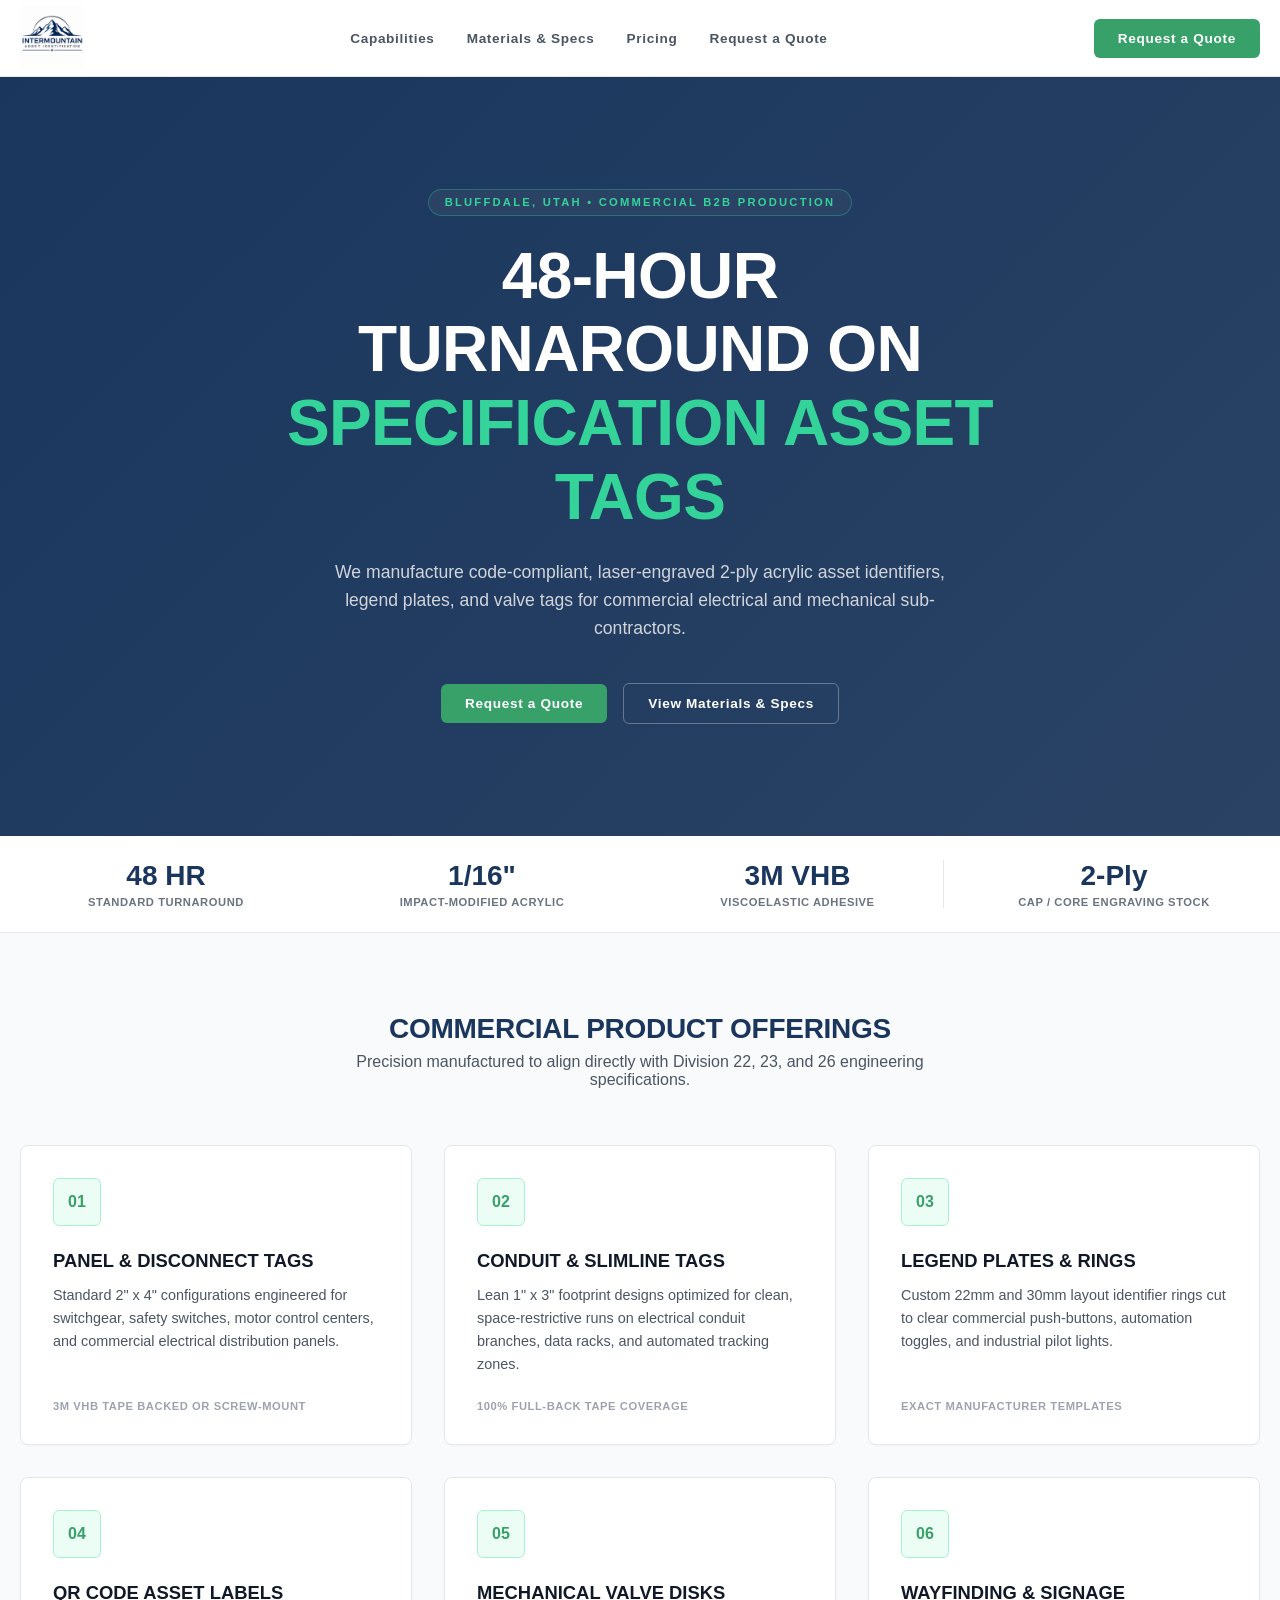
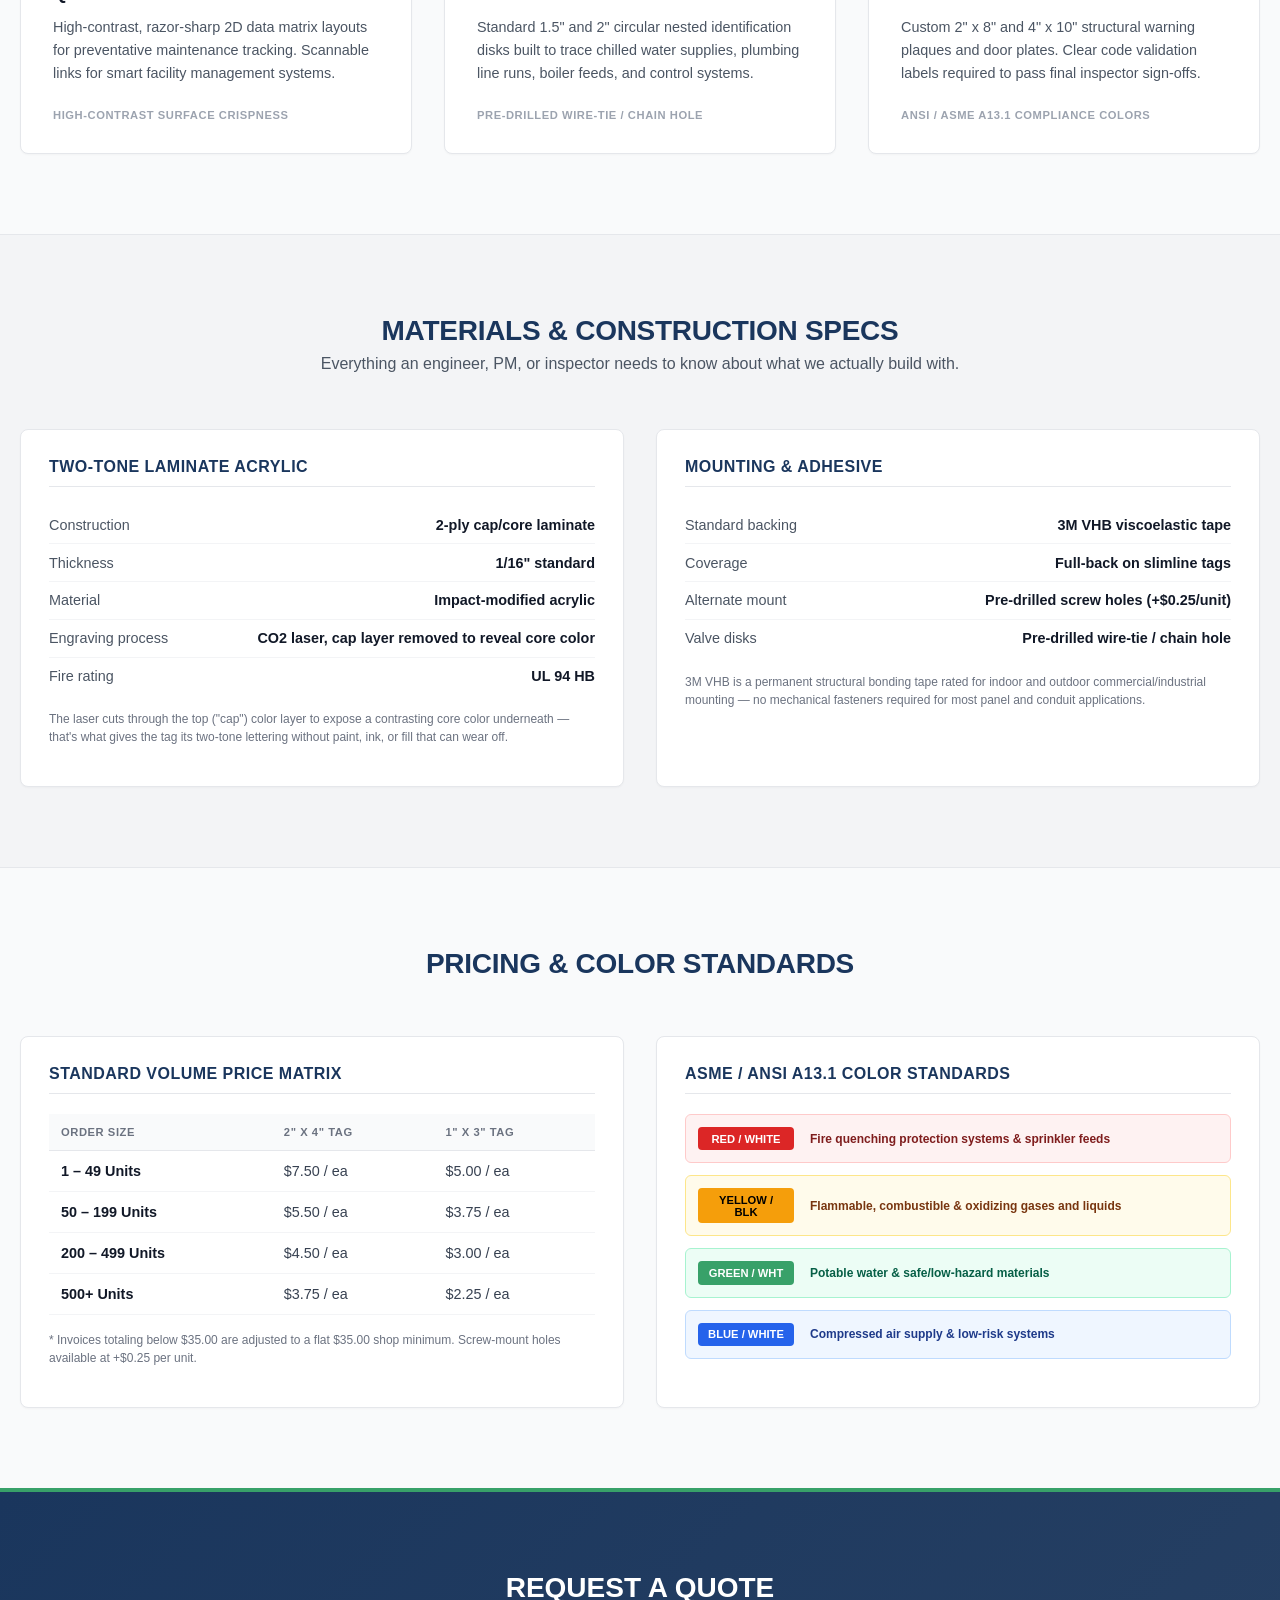
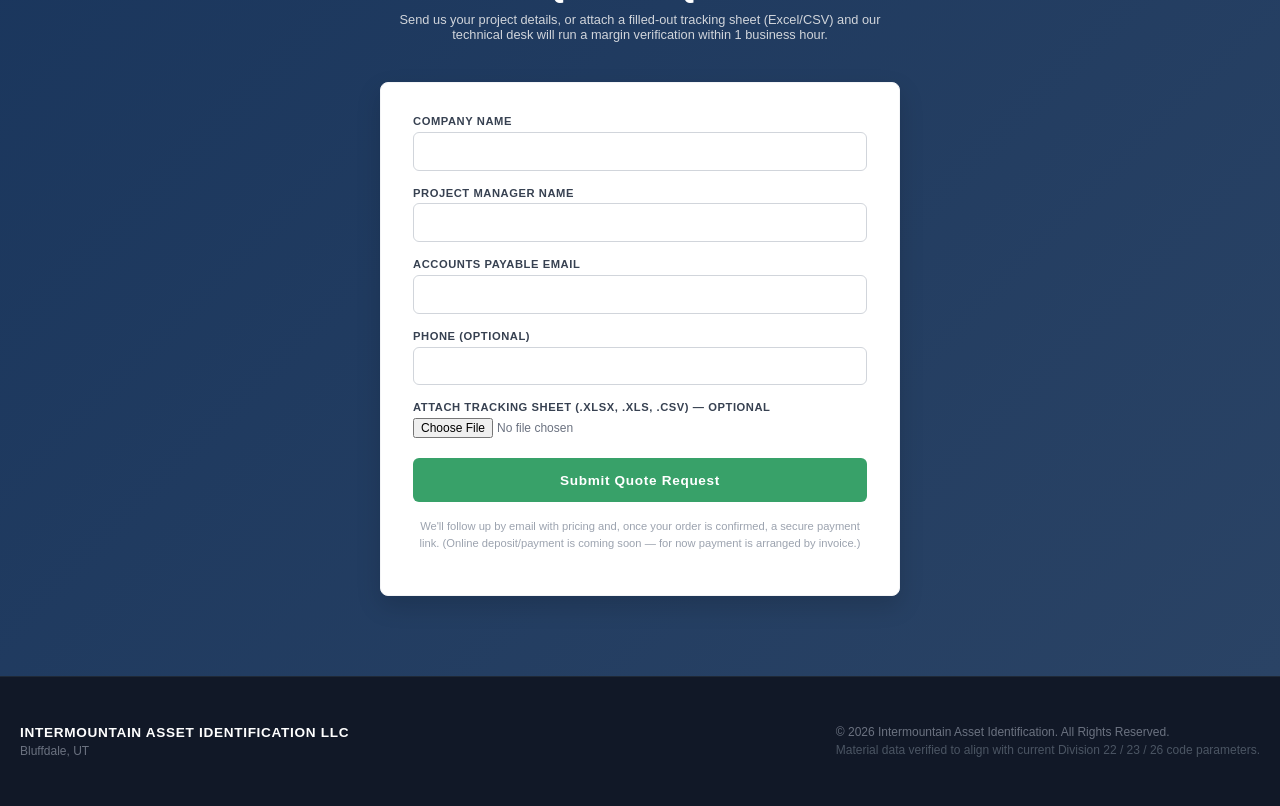
<file: index.html>
<!DOCTYPE html>
<html lang="en">
<head>
  <meta charset="UTF-8">
  <meta name="viewport" content="width=device-width, initial-scale=1.0">
  <title>Intermountain Asset Identification | Commercial Laser-Engraved Tags</title>
  <meta name="description" content="Laser-engraved 2-ply acrylic asset tags, panel labels, valve tags, and legend plates for commercial electrical and mechanical sub-contractors in Utah. 48-hour turnaround.">

  <!-- Open Graph / social preview -->
  <meta property="og:title" content="Intermountain Asset Identification | Commercial Laser-Engraved Tags">
  <meta property="og:description" content="Code-compliant, laser-engraved asset tags and valve labels for electrical and mechanical sub-contractors. 48-hour turnaround, Bluffdale, UT.">
  <meta property="og:type" content="website">
  <meta property="og:url" content="https://intermountainid.com">

  <link rel="icon" type="image/svg+xml" href="favicon.svg">
  <link rel="canonical" href="https://intermountainid.com">
  <link rel="stylesheet" href="styles.css">
</head>
<body>

  <header class="site-header">
    <div class="container header-inner">
      <a href="https://intermountainid.com" class="logo-link">
        <img src="IAID_Logo.png" alt="Intermountain Asset Identification" class="logo-img">
        <span class="logo-fallback" style="display:none;">Intermountain<span>Asset Identification</span></span>
      </a>

      <nav class="main-nav" aria-label="Primary">
        <a href="#capabilities">Capabilities</a>
        <a href="#specs">Materials &amp; Specs</a>
        <a href="#pricing">Pricing</a>
        <a href="#order">Request a Quote</a>
      </nav>

      <div class="header-actions">
        <a href="#order" class="btn btn-accent">Request a Quote</a>
        <button class="nav-toggle" aria-label="Open menu" aria-expanded="false">
          <svg viewBox="0 0 24 24" fill="none" stroke="currentColor" stroke-width="2.5" stroke-linecap="round"><path d="M4 6h16M4 12h16M4 18h16"/></svg>
        </button>
      </div>
    </div>
    <nav class="mobile-nav" aria-label="Mobile">
      <a href="#capabilities">Capabilities</a>
      <a href="#specs">Materials &amp; Specs</a>
      <a href="#pricing">Pricing</a>
      <a href="#order">Request a Quote</a>
    </nav>
  </header>

  <section class="hero gradient-bg">
    <div class="container hero-inner">
      <span class="eyebrow">Bluffdale, Utah &bull; Commercial B2B Production</span>
      <h1>48-Hour Turnaround On <span class="accent">Specification Asset Tags</span></h1>
      <p>We manufacture code-compliant, laser-engraved 2-ply acrylic asset identifiers, legend plates, and valve tags for commercial electrical and mechanical sub-contractors.</p>
      <div class="hero-ctas">
        <a href="#order" class="btn btn-accent">Request a Quote</a>
        <a href="#specs" class="btn btn-outline">View Materials &amp; Specs</a>
      </div>
    </div>
  </section>

  <section class="stat-bar">
    <div class="container stat-grid">
      <div>
        <p class="stat-num">48 HR</p>
        <p class="stat-label">Standard Turnaround</p>
      </div>
      <div>
        <p class="stat-num">1/16"</p>
        <p class="stat-label">Impact-Modified Acrylic</p>
      </div>
      <div>
        <p class="stat-num">3M VHB</p>
        <p class="stat-label">Viscoelastic Adhesive</p>
      </div>
      <div>
        <p class="stat-num">2-Ply</p>
        <p class="stat-label">Cap / Core Engraving Stock</p>
      </div>
    </div>
  </section>

  <section id="capabilities" class="section">
    <div class="container">
      <div class="section-head">
        <h2>Commercial Product Offerings</h2>
        <p>Precision manufactured to align directly with Division 22, 23, and 26 engineering specifications.</p>
      </div>

      <div class="card-grid">
        <div class="card">
          <div>
            <div class="card-num">01</div>
            <h3>Panel &amp; Disconnect Tags</h3>
            <p>Standard 2" x 4" configurations engineered for switchgear, safety switches, motor control centers, and commercial electrical distribution panels.</p>
          </div>
          <span class="card-tag">3M VHB Tape Backed or Screw-Mount</span>
        </div>
        <div class="card">
          <div>
            <div class="card-num">02</div>
            <h3>Conduit &amp; Slimline Tags</h3>
            <p>Lean 1" x 3" footprint designs optimized for clean, space-restrictive runs on electrical conduit branches, data racks, and automated tracking zones.</p>
          </div>
          <span class="card-tag">100% Full-Back Tape Coverage</span>
        </div>
        <div class="card">
          <div>
            <div class="card-num">03</div>
            <h3>Legend Plates &amp; Rings</h3>
            <p>Custom 22mm and 30mm layout identifier rings cut to clear commercial push-buttons, automation toggles, and industrial pilot lights.</p>
          </div>
          <span class="card-tag">Exact Manufacturer Templates</span>
        </div>
        <div class="card">
          <div>
            <div class="card-num">04</div>
            <h3>QR Code Asset Labels</h3>
            <p>High-contrast, razor-sharp 2D data matrix layouts for preventative maintenance tracking. Scannable links for smart facility management systems.</p>
          </div>
          <span class="card-tag">High-Contrast Surface Crispness</span>
        </div>
        <div class="card">
          <div>
            <div class="card-num">05</div>
            <h3>Mechanical Valve Disks</h3>
            <p>Standard 1.5" and 2" circular nested identification disks built to trace chilled water supplies, plumbing line runs, boiler feeds, and control systems.</p>
          </div>
          <span class="card-tag">Pre-Drilled Wire-Tie / Chain Hole</span>
        </div>
        <div class="card">
          <div>
            <div class="card-num">06</div>
            <h3>Wayfinding &amp; Signage</h3>
            <p>Custom 2" x 8" and 4" x 10" structural warning plaques and door plates. Clear code validation labels required to pass final inspector sign-offs.</p>
          </div>
          <span class="card-tag">ANSI / ASME A13.1 Compliance Colors</span>
        </div>
      </div>
    </div>
  </section>

  <!-- Materials & Specs — replaces the old broken ZIP download with real, always-available info -->
  <section id="specs" class="section specs-section">
    <div class="container">
      <div class="section-head">
        <h2>Materials &amp; Construction Specs</h2>
        <p>Everything an engineer, PM, or inspector needs to know about what we actually build with.</p>
      </div>

      <div class="specs-grid">
        <div class="spec-card">
          <h3>Two-Tone Laminate Acrylic</h3>
          <dl class="spec-list">
            <li><dt>Construction</dt><dd>2-ply cap/core laminate</dd></li>
            <li><dt>Thickness</dt><dd>1/16" standard</dd></li>
            <li><dt>Material</dt><dd>Impact-modified acrylic</dd></li>
            <li><dt>Engraving process</dt><dd>CO2 laser, cap layer removed to reveal core color</dd></li>
            <li><dt>Fire rating</dt><dd>UL 94 HB</dd></li>
          </dl>
          <p class="spec-note">The laser cuts through the top ("cap") color layer to expose a contrasting core color underneath — that's what gives the tag its two-tone lettering without paint, ink, or fill that can wear off.</p>
        </div>

        <div class="spec-card">
          <h3>Mounting &amp; Adhesive</h3>
          <dl class="spec-list">
            <li><dt>Standard backing</dt><dd>3M VHB viscoelastic tape</dd></li>
            <li><dt>Coverage</dt><dd>Full-back on slimline tags</dd></li>
            <li><dt>Alternate mount</dt><dd>Pre-drilled screw holes (+$0.25/unit)</dd></li>
            <li><dt>Valve disks</dt><dd>Pre-drilled wire-tie / chain hole</dd></li>
          </dl>
          <p class="spec-note">3M VHB is a permanent structural bonding tape rated for indoor and outdoor commercial/industrial mounting — no mechanical fasteners required for most panel and conduit applications.</p>
        </div>
      </div>
    </div>
  </section>

  <section id="pricing" class="section">
    <div class="container">
      <div class="section-head">
        <h2>Pricing &amp; Color Standards</h2>
      </div>

      <div class="specs-grid">
        <div class="spec-card">
          <h3>Standard Volume Price Matrix</h3>
          <div class="price-table-wrap">
            <table>
              <thead>
                <tr>
                  <th>Order Size</th>
                  <th>2" x 4" Tag</th>
                  <th>1" x 3" Tag</th>
                </tr>
              </thead>
              <tbody>
                <tr><td class="row-label">1 &ndash; 49 Units</td><td>$7.50 / ea</td><td>$5.00 / ea</td></tr>
                <tr><td class="row-label">50 &ndash; 199 Units</td><td>$5.50 / ea</td><td>$3.75 / ea</td></tr>
                <tr><td class="row-label">200 &ndash; 499 Units</td><td>$4.50 / ea</td><td>$3.00 / ea</td></tr>
                <tr><td class="row-label">500+ Units</td><td>$3.75 / ea</td><td>$2.25 / ea</td></tr>
              </tbody>
            </table>
          </div>
          <p class="spec-note">* Invoices totaling below $35.00 are adjusted to a flat $35.00 shop minimum. Screw-mount holes available at +$0.25 per unit.</p>
        </div>

        <div class="spec-card">
          <h3>ASME / ANSI A13.1 Color Standards</h3>
          <div class="color-rows">
            <div class="color-row red">
              <div class="color-chip red">Red / White</div>
              <span class="color-desc red">Fire quenching protection systems &amp; sprinkler feeds</span>
            </div>
            <div class="color-row amber">
              <div class="color-chip amber">Yellow / Blk</div>
              <span class="color-desc amber">Flammable, combustible &amp; oxidizing gases and liquids</span>
            </div>
            <div class="color-row emerald">
              <div class="color-chip emerald">Green / Wht</div>
              <span class="color-desc emerald">Potable water &amp; safe/low-hazard materials</span>
            </div>
            <div class="color-row blue">
              <div class="color-chip blue">Blue / White</div>
              <span class="color-desc blue">Compressed air supply &amp; low-risk systems</span>
            </div>
          </div>
        </div>
      </div>
    </div>
  </section>

  <section id="order" class="section order-section gradient-bg">
    <div class="container order-inner">
      <div class="order-head">
        <h2>Request a Quote</h2>
        <p>Send us your project details, or attach a filled-out tracking sheet (Excel/CSV) and our technical desk will run a margin verification within 1 business hour.</p>
      </div>

      <div class="form-card">
        <form action="https://formsubmit.co/ops@intermountainid.com" method="POST" enctype="multipart/form-data" class="quote-form">
          <!-- FormSubmit config -->
          <input type="hidden" name="_next" value="https://intermountainid.com">
          <input type="hidden" name="_subject" value="New quote request — Intermountain Asset Identification">
          <input type="hidden" name="_captcha" value="true">
          <!-- Honeypot spam trap -->
          <input type="text" name="_honey" class="honeypot" tabindex="-1" autocomplete="off">

          <div class="field">
            <label for="company_name">Company Name</label>
            <input type="text" id="company_name" name="company_name" required>
          </div>

          <div class="field">
            <label for="contact_name">Project Manager Name</label>
            <input type="text" id="contact_name" name="contact_name" required>
          </div>

          <div class="field">
            <label for="_replyto">Accounts Payable Email</label>
            <input type="email" id="_replyto" name="_replyto" required>
          </div>

          <div class="field">
            <label for="phone">Phone (optional)</label>
            <input type="tel" id="phone" name="phone">
          </div>

          <div class="field">
            <label for="data_sheet_upload">Attach Tracking Sheet (.xlsx, .xls, .csv) &mdash; optional</label>
            <div class="field-file">
              <input type="file" id="data_sheet_upload" name="data_sheet_upload" accept=".xlsx,.xls,.csv">
              <span id="file-error" class="field-error">File too large.</span>
            </div>
          </div>

          <div class="field" style="margin-top:1.25rem;">
            <button type="submit" class="btn btn-accent btn-block">Submit Quote Request</button>
          </div>

          <p class="form-note">We'll follow up by email with pricing and, once your order is confirmed, a secure payment link. (Online deposit/payment is coming soon &mdash; for now payment is arranged by invoice.)</p>
        </form>
      </div>
    </div>
  </section>

  <footer class="site-footer">
    <div class="container footer-inner">
      <div>
        <div class="footer-brand">Intermountain Asset Identification LLC</div>
        <div style="margin-top:0.25rem;">Bluffdale, UT</div>
      </div>
      <div>
        <p style="margin:0;">&copy; 2026 Intermountain Asset Identification. All Rights Reserved.</p>
        <p style="margin:0.25rem 0 0; color:#4b5563;">Material data verified to align with current Division 22 / 23 / 26 code parameters.</p>
      </div>
    </div>
  </footer>

  <script src="script.js"></script>
</body>
</html>
</file>
<file: styles.css>
/* Intermountain Asset Identification — static stylesheet
   Replaces the Tailwind CDN script. No build step required. */

:root {
  --navy-900: #1a365d;
  --navy-800: #2a4365;
  --navy-950: #122542;
  --emerald-600: #38a169;
  --emerald-700: #2f855a;
  --emerald-50: #ecfdf5;
  --emerald-200: #a7f3d0;
  --emerald-400: #34d399;
  --gray-50: #f9fafb;
  --gray-100: #f3f4f6;
  --gray-200: #e5e7eb;
  --gray-300: #d1d5db;
  --gray-400: #9ca3af;
  --gray-500: #6b7280;
  --gray-600: #4b5563;
  --gray-700: #374151;
  --gray-800: #1f2937;
  --gray-900: #111827;
  --red-50: #fef2f2; --red-200: #fecaca; --red-600: #dc2626; --red-900: #7f1d1d;
  --amber-50: #fffbeb; --amber-200: #fde68a; --amber-500: #f59e0b; --amber-900: #78350f;
  --blue-50: #eff6ff; --blue-200: #bfdbfe; --blue-600: #2563eb; --blue-900: #1e3a8a;
  --max-w: 1280px;
  --radius: 8px;
}

* { box-sizing: border-box; }
html { scroll-behavior: smooth; }
body {
  margin: 0;
  font-family: -apple-system, BlinkMacSystemFont, "Segoe UI", Roboto, Helvetica, Arial, sans-serif;
  color: var(--gray-800);
  background: var(--gray-50);
  -webkit-font-smoothing: antialiased;
}
img { max-width: 100%; display: block; }
a { color: inherit; text-decoration: none; }
.container {
  max-width: var(--max-w);
  margin: 0 auto;
  padding: 0 1.25rem;
}
.uppercase { text-transform: uppercase; }
.gradient-bg { background: linear-gradient(135deg, var(--navy-900) 0%, var(--navy-800) 100%); }

/* Focus visibility (accessibility) */
a:focus-visible, button:focus-visible, input:focus-visible {
  outline: 3px solid var(--emerald-400);
  outline-offset: 2px;
}

/* Header */
.site-header {
  background: #fff;
  border-bottom: 1px solid var(--gray-200);
  position: sticky;
  top: 0;
  z-index: 50;
  box-shadow: 0 1px 2px rgba(0,0,0,0.04);
}
.header-inner {
  display: flex;
  align-items: center;
  justify-content: space-between;
  height: 76px;
}
.logo-link { display: flex; align-items: center; }
.logo-link img { height: 64px; width: auto; }
.logo-fallback {
  font-weight: 900;
  letter-spacing: 0.04em;
  color: var(--navy-900);
  font-size: 1.05rem;
  text-transform: uppercase;
  line-height: 1.15;
}
.logo-fallback span { display: block; color: var(--emerald-600); font-size: 0.7rem; letter-spacing: 0.15em; }

.main-nav { display: none; gap: 2rem; font-weight: 600; font-size: 0.85rem; letter-spacing: 0.05em; }
.main-nav a { color: var(--gray-600); transition: color .15s; }
.main-nav a:hover { color: var(--navy-900); }

.header-actions { display: flex; align-items: center; gap: 0.75rem; }

.btn {
  display: inline-block;
  font-weight: 700;
  font-size: 0.85rem;
  letter-spacing: 0.05em;
  padding: 0.75rem 1.5rem;
  border-radius: 6px;
  border: none;
  cursor: pointer;
  transition: background-color .15s, opacity .15s;
  text-align: center;
}
.btn-accent { background: var(--emerald-600); color: #fff; }
.btn-accent:hover { background: var(--emerald-700); }
.btn-outline { background: transparent; color: #fff; border: 1px solid rgba(255,255,255,0.3); }
.btn-outline:hover { background: rgba(255,255,255,0.1); }
.btn-navy { background: var(--navy-900); color: #fff; }
.btn-navy:hover { background: var(--navy-950); }
.btn-block { width: 100%; padding: 0.9rem 1rem; }

/* Mobile nav toggle */
.nav-toggle {
  display: inline-flex;
  align-items: center;
  justify-content: center;
  width: 40px;
  height: 40px;
  background: none;
  border: 1px solid var(--gray-300);
  border-radius: 6px;
  cursor: pointer;
}
.nav-toggle svg { width: 20px; height: 20px; color: var(--navy-900); }
.mobile-nav {
  display: none;
  flex-direction: column;
  padding: 1rem 1.25rem 1.5rem;
  border-top: 1px solid var(--gray-200);
  background: #fff;
}
.mobile-nav.open { display: flex; }
.mobile-nav a {
  padding: 0.85rem 0;
  border-bottom: 1px solid var(--gray-100);
  font-weight: 600;
  font-size: 0.85rem;
  letter-spacing: 0.05em;
  text-transform: uppercase;
  color: var(--gray-700);
}

@media (min-width: 768px) {
  .main-nav { display: flex; }
  .nav-toggle { display: none; }
  .mobile-nav { display: none !important; }
}

/* Hero */
.hero { padding: 5rem 0; color: #fff; text-align: center; }
.hero-inner { max-width: 760px; margin: 0 auto; }
.eyebrow {
  display: inline-block;
  background: var(--navy-800);
  color: var(--emerald-400);
  font-weight: 700;
  font-size: 0.7rem;
  text-transform: uppercase;
  letter-spacing: 0.2em;
  padding: 0.4rem 1rem;
  border-radius: 999px;
  border: 1px solid rgba(52,211,153,0.3);
  margin-bottom: 1.5rem;
}
.hero h1 {
  font-size: 2.5rem;
  font-weight: 900;
  letter-spacing: -0.01em;
  text-transform: uppercase;
  margin: 0 0 1.5rem;
  line-height: 1.15;
}
.hero h1 .accent { color: var(--emerald-400); }
.hero p {
  font-size: 1.1rem;
  color: var(--gray-300);
  max-width: 640px;
  margin: 0 auto 2.5rem;
  line-height: 1.6;
}
.hero-ctas { display: flex; flex-direction: column; gap: 1rem; align-items: center; justify-content: center; }

@media (min-width: 640px) {
  .hero h1 { font-size: 3.5rem; }
  .hero-ctas { flex-direction: row; }
  .hero-ctas .btn { width: auto; }
}
@media (min-width: 1024px) {
  .hero { padding: 7rem 0; }
  .hero h1 { font-size: 4rem; }
}

/* Stat bar */
.stat-bar {
  background: #fff;
  border-bottom: 1px solid var(--gray-200);
  padding: 1.5rem 0;
}
.stat-grid {
  display: grid;
  grid-template-columns: repeat(2, 1fr);
  gap: 1.5rem;
  text-align: center;
}
.stat-grid div:nth-child(odd) { border-right: 1px solid var(--gray-200); }
.stat-num { font-size: 1.75rem; font-weight: 900; color: var(--navy-900); margin: 0; }
.stat-label { font-size: 0.7rem; font-weight: 700; color: var(--gray-500); text-transform: uppercase; letter-spacing: 0.05em; margin: 0.25rem 0 0; }

@media (min-width: 768px) {
  .stat-grid { grid-template-columns: repeat(4, 1fr); }
  .stat-grid div:nth-child(4n+1) { border-right: none; }
}

/* Section headers */
.section { padding: 5rem 0; }
.section-head { text-align: center; max-width: 640px; margin: 0 auto 3.5rem; }
.section-head h2 {
  font-size: 1.75rem;
  font-weight: 900;
  color: var(--navy-900);
  text-transform: uppercase;
  letter-spacing: -0.01em;
  margin: 0;
}
.section-head p { color: var(--gray-600); margin-top: 0.5rem; }

/* Capability cards */
.card-grid {
  display: grid;
  gap: 2rem;
  grid-template-columns: 1fr;
}
@media (min-width: 640px) { .card-grid { grid-template-columns: repeat(2, 1fr); } }
@media (min-width: 1024px) { .card-grid { grid-template-columns: repeat(3, 1fr); } }

.card {
  background: #fff;
  padding: 2rem;
  border-radius: var(--radius);
  border: 1px solid var(--gray-200);
  box-shadow: 0 1px 2px rgba(0,0,0,0.03);
  display: flex;
  flex-direction: column;
  justify-content: space-between;
}
.card-num {
  width: 48px; height: 48px;
  border-radius: 6px;
  background: var(--emerald-50);
  border: 1px solid var(--emerald-200);
  display: flex; align-items: center; justify-content: center;
  font-weight: 700; color: var(--emerald-600);
  margin-bottom: 1.5rem;
}
.card h3 { font-size: 1.15rem; font-weight: 700; color: var(--gray-900); text-transform: uppercase; margin: 0 0 0.75rem; }
.card p { font-size: 0.9rem; color: var(--gray-600); line-height: 1.6; margin: 0 0 1.5rem; }
.card-tag { font-size: 0.7rem; font-weight: 700; color: var(--gray-400); text-transform: uppercase; letter-spacing: 0.05em; }

/* Materials & specs section */
.specs-section { background: var(--gray-100); border-top: 1px solid var(--gray-200); border-bottom: 1px solid var(--gray-200); }
.specs-grid { display: grid; gap: 2rem; grid-template-columns: 1fr; }
@media (min-width: 1024px) { .specs-grid { grid-template-columns: 1fr 1fr; } }
.spec-card { background: #fff; padding: 1.75rem; border-radius: var(--radius); border: 1px solid var(--gray-200); box-shadow: 0 1px 2px rgba(0,0,0,0.03); }
.spec-card h3 {
  font-size: 1rem; font-weight: 900; color: var(--navy-900); text-transform: uppercase;
  letter-spacing: 0.03em; margin: 0 0 1.25rem; padding-bottom: 0.6rem; border-bottom: 1px solid var(--gray-200);
}
.spec-list { list-style: none; margin: 0; padding: 0; }
.spec-list li { display: flex; justify-content: space-between; gap: 1rem; padding: 0.65rem 0; border-bottom: 1px solid var(--gray-100); font-size: 0.9rem; }
.spec-list li:last-child { border-bottom: none; }
.spec-list dt { color: var(--gray-600); }
.spec-list dd { margin: 0; font-weight: 700; color: var(--gray-900); text-align: right; }
.spec-note { font-size: 0.75rem; color: var(--gray-500); margin-top: 1rem; line-height: 1.5; }

/* Pricing table */
.price-table-wrap { overflow-x: auto; }
table { width: 100%; border-collapse: collapse; font-size: 0.9rem; text-align: left; }
thead tr { background: var(--gray-50); }
th { padding: 0.75rem; font-weight: 700; color: var(--gray-500); font-size: 0.7rem; text-transform: uppercase; letter-spacing: 0.05em; border-bottom: 1px solid var(--gray-200); }
td { padding: 0.75rem; border-bottom: 1px solid var(--gray-100); color: var(--gray-700); font-weight: 500; }
td.row-label { font-weight: 700; color: var(--gray-900); }

/* Color code rows */
.color-rows { display: flex; flex-direction: column; gap: 0.75rem; }
.color-row { display: flex; align-items: center; padding: 0.75rem; border-radius: 6px; border: 1px solid; gap: 1rem; }
.color-row.red { border-color: var(--red-200); background: var(--red-50); }
.color-row.amber { border-color: var(--amber-200); background: var(--amber-50); }
.color-row.emerald { border-color: var(--emerald-200); background: var(--emerald-50); }
.color-row.blue { border-color: var(--blue-200); background: var(--blue-50); }
.color-chip { width: 96px; flex-shrink: 0; padding: 0.35rem 0.5rem; border-radius: 4px; font-weight: 700; font-size: 0.7rem; text-align: center; text-transform: uppercase; }
.color-chip.red { background: var(--red-600); color: #fff; }
.color-chip.amber { background: var(--amber-500); color: #000; }
.color-chip.emerald { background: var(--emerald-600); color: #fff; }
.color-chip.blue { background: var(--blue-600); color: #fff; }
.color-desc { font-size: 0.75rem; font-weight: 700; }
.color-desc.red { color: var(--red-900); }
.color-desc.amber { color: var(--amber-900); }
.color-desc.emerald { color: #065f46; }
.color-desc.blue { color: var(--blue-900); }

/* Order / form section */
.order-section { color: #fff; border-top: 4px solid var(--emerald-600); }
.order-inner { max-width: 560px; margin: 0 auto; }
.order-head { text-align: center; margin-bottom: 2.5rem; }
.order-head h2 { font-size: 1.75rem; font-weight: 900; text-transform: uppercase; margin: 0; }
.order-head p { font-size: 0.8rem; color: var(--gray-300); margin-top: 0.5rem; }

.form-card { background: #fff; color: var(--gray-900); padding: 2rem; border-radius: var(--radius); box-shadow: 0 10px 25px rgba(0,0,0,0.15); border: 1px solid var(--gray-100); }
.field { margin-bottom: 1rem; }
.field label { display: block; font-size: 0.7rem; font-weight: 700; text-transform: uppercase; letter-spacing: 0.05em; color: var(--gray-700); margin-bottom: 0.3rem; }
.field input[type="text"],
.field input[type="email"],
.field input[type="tel"],
.field select {
  width: 100%;
  padding: 0.65rem;
  border: 1px solid var(--gray-300);
  border-radius: 6px;
  font-size: 0.9rem;
  font-family: inherit;
}
.field input:focus, .field select:focus { border-color: var(--blue-600); }
.field-file { font-size: 0.75rem; color: var(--gray-500); }
.field-file input[type="file"] { display: block; width: 100%; font-size: 0.75rem; margin-top: 0.3rem; }
.form-note { font-size: 0.7rem; color: var(--gray-400); text-align: center; line-height: 1.5; margin-top: 0.9rem; }
.field-error { display: none; color: var(--red-600); font-size: 0.75rem; margin-top: 0.3rem; }
.field-error.show { display: block; }
.honeypot { position: absolute; left: -9999px; opacity: 0; height: 0; }

/* Footer */
.site-footer { background: var(--gray-900); color: var(--gray-500); font-size: 0.75rem; padding: 3rem 0; border-top: 1px solid #1f2937; }
.footer-inner { display: flex; flex-direction: column; align-items: center; gap: 1.5rem; text-align: center; }
.footer-brand { font-size: 0.85rem; font-weight: 700; color: #fff; text-transform: uppercase; letter-spacing: 0.05em; }
@media (min-width: 768px) {
  .footer-inner { flex-direction: row; justify-content: space-between; text-align: left; }
}
</file>
